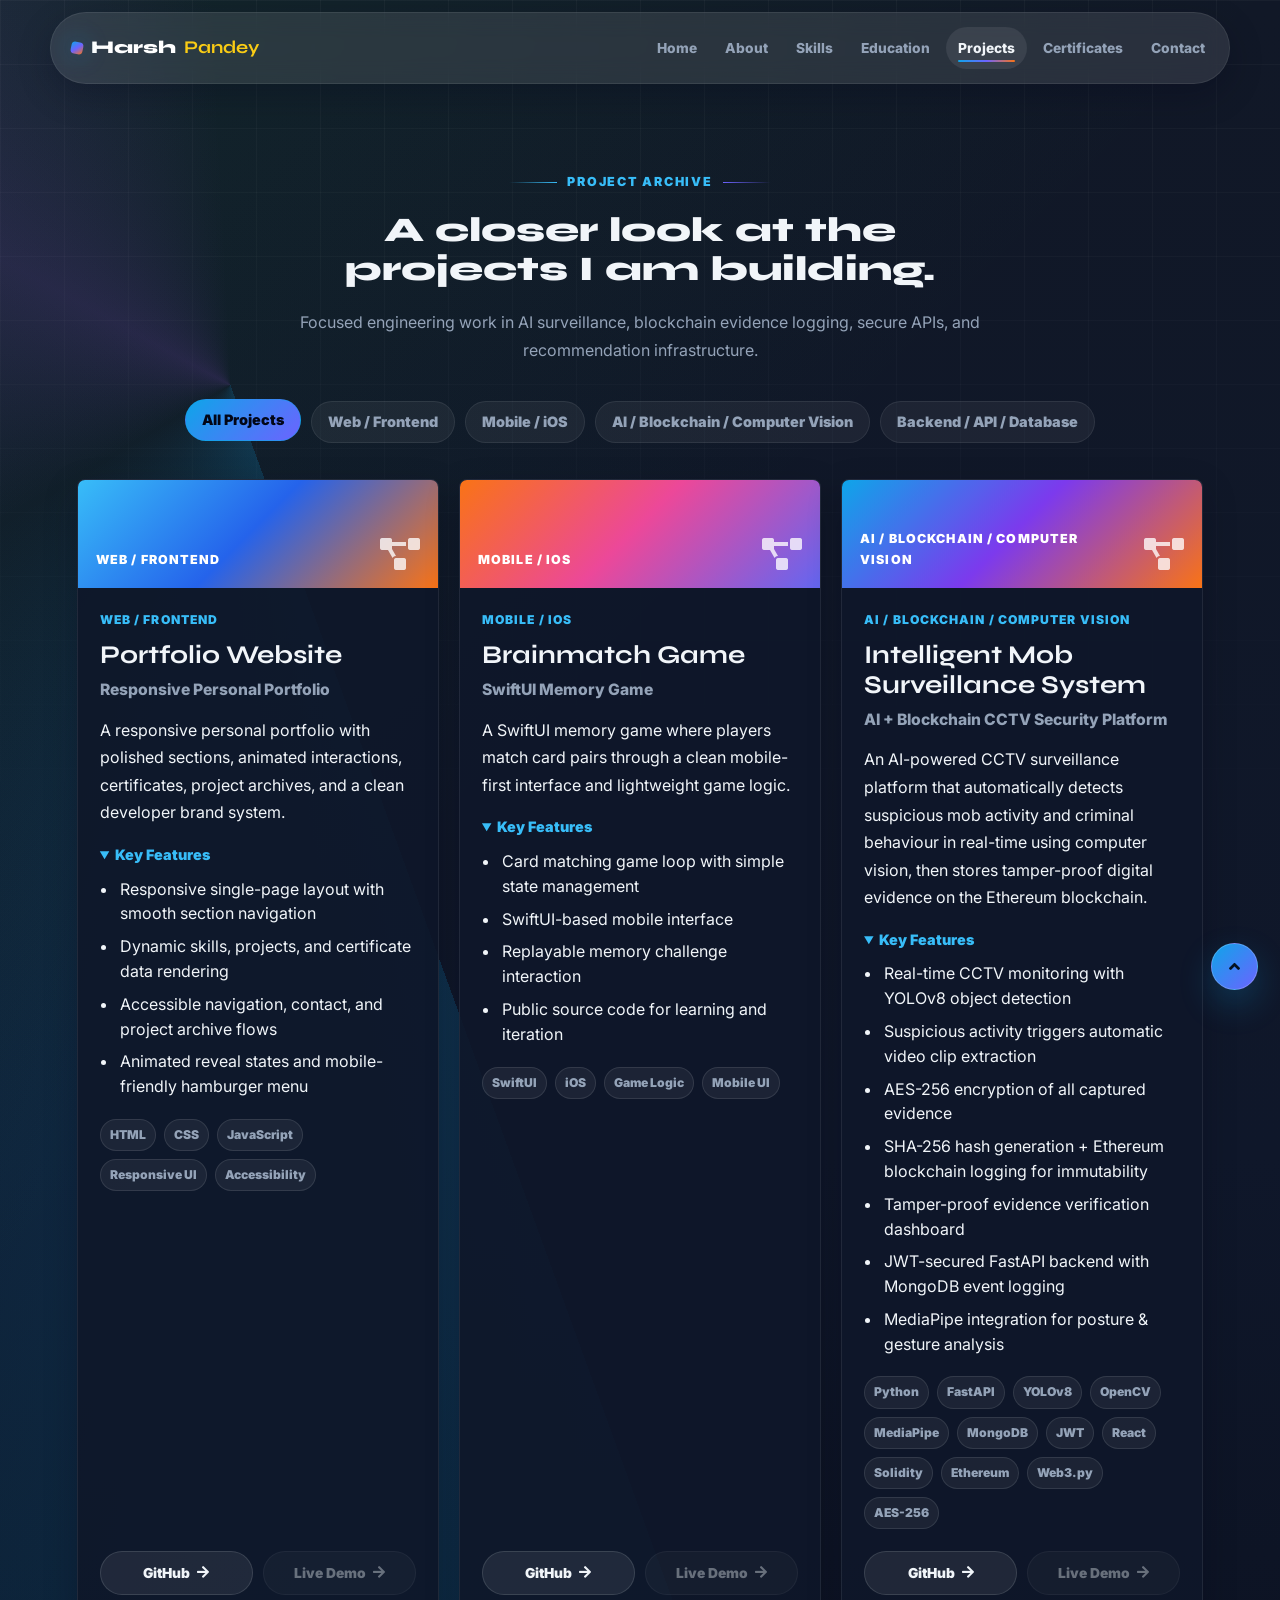
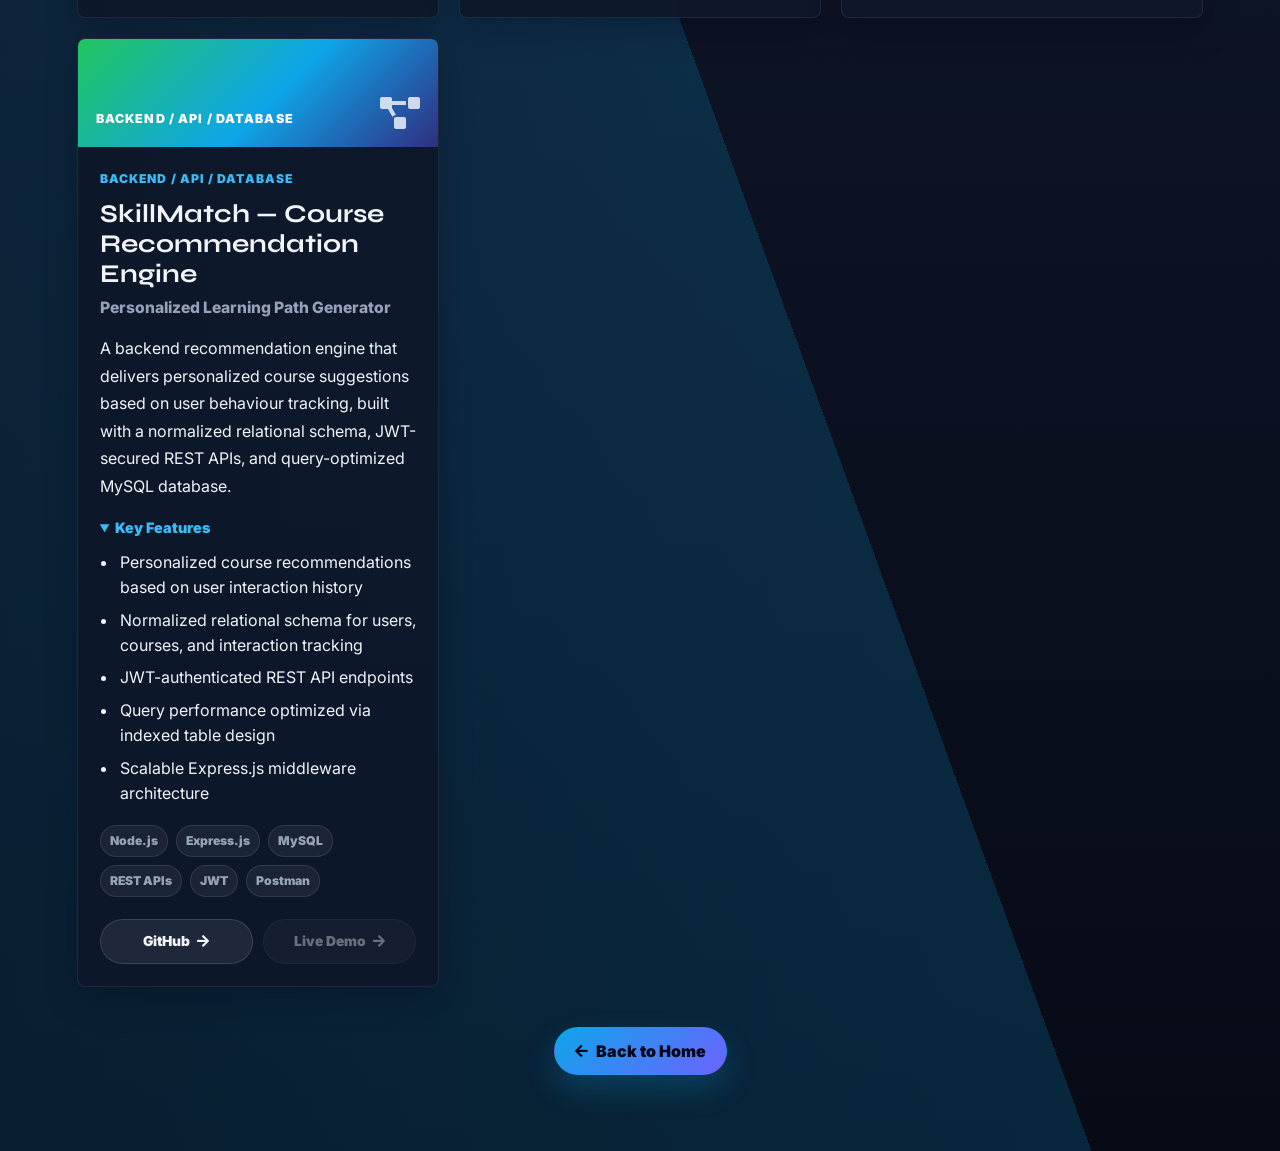
<file: projects/index.html>
<!DOCTYPE html>
<html lang="en">
<head>
    <meta charset="UTF-8">
    <meta http-equiv="X-UA-Compatible" content="IE=edge">
    <meta name="viewport" content="width=device-width, initial-scale=1.0">
    <meta name="description" content="Projects by Harsh Pandey - AI, Blockchain, backend APIs, and database-driven software engineering work.">
    <meta property="og:title" content="Projects | Harsh Pandey Portfolio">
    <meta property="og:image" content="../assets/images/hero.png">
    <link rel="stylesheet" href="../assets/css/style.css">
    <link rel="stylesheet" href="../assets/css/projects.css">
    <link rel="stylesheet" href="../assets/css/responsive.css">
    <link rel="stylesheet" href="https://cdnjs.cloudflare.com/ajax/libs/font-awesome/5.15.3/css/all.min.css" integrity="sha512-iBBXm8fW90+nuLcSKlbmrPcLa0OT92xO1BIsZ+ywDWZCvqsWgccV3gFoRBv0z+8dLJgyAHIhR35VZc2oM/gI1w==" crossorigin="anonymous" referrerpolicy="no-referrer">
    <link id="favicon" rel="shortcut icon" href="../assets/images/favicon.png" type="image/png">
    <title>Projects | Harsh Pandey Portfolio</title>
</head>
<body>

<header>
    <a href="../" class="logo" aria-label="Harsh Pandey home"><span>Harsh</span><strong>Pandey</strong></a>
    <button id="menu" class="fas fa-bars" type="button" aria-label="Open navigation" aria-controls="site-navigation" aria-expanded="false"></button>
    <nav class="navbar" id="site-navigation" aria-label="Primary navigation">
        <ul>
            <li><a href="../#home">Home</a></li>
            <li><a href="../#about">About</a></li>
            <li><a href="../#skills">Skills</a></li>
            <li><a href="../#education">Education</a></li>
            <li><a class="active" href="../#work">Projects</a></li>
            <li><a href="../#certificates">Certificates</a></li>
            <li><a href="../#contact">Contact</a></li>
        </ul>
    </nav>
</header>

<main>
    <section class="projects-archive" id="work">
        <span class="section-label">Project Archive</span>
        <h1 class="heading">A closer look at the projects I am building.</h1>
        <p class="section-sub">Focused engineering work in AI surveillance, blockchain evidence logging, secure APIs, and recommendation infrastructure.</p>
        <div id="filters" class="filter-bar" aria-label="Project filters"></div>
        <div class="box-container" id="projectsContainer"></div>
        <div class="backbtn">
            <a href="../#work" class="btn">
                <i class="fas fa-arrow-left" aria-hidden="true"></i>
                <span>Back to Home</span>
            </a>
        </div>
    </section>
</main>

<a href="#work" aria-label="Scroll to projects" class="fas fa-angle-up" id="scroll-top"></a>

<script src="../data/projects.js" defer></script>
<script src="../assets/js/projects.js" defer></script>

</body>
</html>
</file>
<file: assets/css/style.css>
@import url("https://fonts.googleapis.com/css2?family=Inter:wght@400;500;600;700;800&family=Syne:wght@600;700;800&display=swap");

:root {
  --primary: #6C63FF;
  --secondary: #0EA5E9;
  --bg-dark: #0F172A;
  --bg-card: #1E293B;
  --text-primary: #F1F5F9;
  --text-muted: #94A3B8;
  --border: rgba(255, 255, 255, 0.08);
  --bg-deep: #070B16;
  --surface: rgba(30, 41, 59, 0.78);
  --surface-strong: rgba(15, 23, 42, 0.92);
  --cyan: #38BDF8;
  --green: #22C55E;
  --orange: #F97316;
  --purple: #A855F7;
  --amber: #FACC15;
  --danger: #FB7185;
  --shadow-sm: 0 12px 34px rgba(2, 6, 23, 0.24);
  --shadow-md: 0 24px 60px rgba(2, 6, 23, 0.36);
  --radius-card: 8px;
  --radius-soft: 8px;
  --radius-control: 999px;
  --nav-h: 72px;
  --container: 1180px;
  --content-narrow: 980px;
  --ease: 220ms ease;
  --ease-long: 520ms cubic-bezier(0.22, 1, 0.36, 1);
}

* {
  box-sizing: border-box;
  margin: 0;
  padding: 0;
}

html {
  overflow-x: hidden;
  scroll-behavior: smooth;
  scroll-padding-top: 96px;
}

body {
  min-height: 100vh;
  overflow-x: hidden;
  color: var(--text-primary);
  background:
    conic-gradient(from 160deg at 18% 14%, rgba(14, 165, 233, 0.18), transparent 22%, rgba(168, 85, 247, 0.14), transparent 55%),
    linear-gradient(135deg, rgba(34, 197, 94, 0.08), transparent 32%),
    linear-gradient(180deg, #111827 0%, var(--bg-dark) 42%, var(--bg-deep) 100%);
  font-family: "Inter", system-ui, -apple-system, BlinkMacSystemFont, "Segoe UI", sans-serif;
  font-size: 16px;
  line-height: 1.65;
}

body::before {
  content: "";
  position: fixed;
  inset: 0;
  z-index: -2;
  pointer-events: none;
  background-image:
    linear-gradient(rgba(255, 255, 255, 0.035) 1px, transparent 1px),
    linear-gradient(90deg, rgba(255, 255, 255, 0.035) 1px, transparent 1px);
  background-size: 64px 64px;
  mask-image: linear-gradient(to bottom, #000 0%, rgba(0, 0, 0, 0.28) 78%, transparent 100%);
}

body.menu-lock,
body.modal-lock {
  overflow: hidden;
}

a {
  color: inherit;
  text-decoration: none;
}

button,
input,
textarea {
  font: inherit;
}

button {
  border: 0;
  cursor: pointer;
}

button:disabled {
  cursor: not-allowed;
}

img {
  display: block;
  max-width: 100%;
}

::selection {
  background: var(--secondary);
  color: #020617;
}

html::-webkit-scrollbar {
  width: 10px;
}

html::-webkit-scrollbar-track {
  background: var(--bg-deep);
}

html::-webkit-scrollbar-thumb {
  background: linear-gradient(var(--secondary), var(--primary));
  border-radius: var(--radius-control);
}

#scroll-progress {
  position: fixed;
  top: 0;
  left: 0;
  z-index: 2000;
  width: 0%;
  height: 3px;
  background: linear-gradient(90deg, var(--secondary), var(--primary), var(--orange));
}

header {
  position: sticky;
  top: 12px;
  left: 0;
  z-index: 1000;
  width: min(var(--container), calc(100% - 32px));
  height: var(--nav-h);
  display: flex;
  align-items: center;
  justify-content: space-between;
  margin: 12px auto 0;
  padding: 0 12px 0 20px;
  border: 1px solid var(--border);
  border-radius: var(--radius-control);
  background: rgba(255, 255, 255, 0.1);
  box-shadow: var(--shadow-sm);
  backdrop-filter: blur(12px);
  -webkit-backdrop-filter: blur(12px);
}

.logo {
  display: inline-flex;
  align-items: center;
  gap: 8px;
  color: #fff;
  font-family: "Syne", sans-serif;
  font-size: 1.12rem;
  font-weight: 800;
  letter-spacing: 0;
  white-space: nowrap;
}

.logo::before {
  content: "";
  width: 12px;
  height: 12px;
  border-radius: 4px;
  background: linear-gradient(135deg, var(--secondary), var(--primary), var(--orange));
  box-shadow: 0 0 24px rgba(14, 165, 233, 0.45);
  transform: rotate(12deg);
}

.logo strong {
  color: var(--amber);
}

.navbar ul {
  display: flex;
  align-items: center;
  gap: 4px;
  list-style: none;
}

.navbar a {
  position: relative;
  display: inline-flex;
  align-items: center;
  min-height: 42px;
  padding: 0 12px;
  border-radius: var(--radius-control);
  color: var(--text-muted);
  font-size: 0.86rem;
  font-weight: 800;
  white-space: nowrap;
  transition: color var(--ease), background var(--ease), transform var(--ease);
}

.navbar a::after {
  content: "";
  position: absolute;
  left: 12px;
  right: 12px;
  bottom: 7px;
  height: 2px;
  border-radius: var(--radius-control);
  background: linear-gradient(90deg, var(--secondary), var(--primary), var(--orange));
  transform: scaleX(0);
  transform-origin: left;
  transition: transform var(--ease);
}

.navbar a:hover,
.navbar a.active {
  color: var(--text-primary);
  background: rgba(255, 255, 255, 0.08);
}

.navbar a:hover::after,
.navbar a.active::after {
  transform: scaleX(1);
}

#menu {
  width: 48px;
  height: 48px;
  display: none;
  place-items: center;
  border: 1px solid var(--border);
  border-radius: 50%;
  background: rgba(255, 255, 255, 0.08);
  color: var(--text-primary);
  font-size: 1.15rem;
  transition: background var(--ease), transform var(--ease);
}

#menu:hover {
  background: rgba(14, 165, 233, 0.18);
}

section {
  position: relative;
  padding: 4.75rem clamp(1rem, 6vw, 5.5rem);
}

.section-label,
.eyebrow {
  display: inline-flex;
  align-items: center;
  gap: 10px;
  color: var(--cyan);
  font-size: 0.78rem;
  font-weight: 900;
  letter-spacing: 0.14em;
  text-transform: uppercase;
}

.section-label {
  width: 100%;
  justify-content: center;
  margin-bottom: 18px;
}

.section-label::before,
.section-label::after {
  content: "";
  width: 48px;
  height: 1px;
  background: linear-gradient(90deg, transparent, var(--cyan));
}

.section-label::after {
  background: linear-gradient(90deg, var(--primary), transparent);
}

.heading {
  max-width: 780px;
  margin: 0 auto;
  color: var(--text-primary);
  font-family: "Syne", sans-serif;
  font-size: clamp(1.9rem, 2.7vw, 2.85rem);
  font-weight: 800;
  letter-spacing: 0;
  line-height: 1.14;
  text-align: center;
  text-wrap: balance;
}

.section-sub {
  max-width: 760px;
  margin: 18px auto 0;
  color: var(--text-muted);
  font-size: 1rem;
  line-height: 1.8;
  text-align: center;
}

.btn {
  position: relative;
  isolation: isolate;
  min-height: 48px;
  display: inline-flex;
  align-items: center;
  justify-content: center;
  gap: 8px;
  overflow: hidden;
  padding: 12px 20px;
  border: 1px solid transparent;
  border-radius: var(--radius-control);
  background: linear-gradient(135deg, var(--secondary), var(--primary));
  color: #020617;
  box-shadow: 0 14px 30px rgba(14, 165, 233, 0.22);
  font-weight: 900;
  line-height: 1;
  transition: transform var(--ease), box-shadow var(--ease), background var(--ease), border-color var(--ease);
}

.btn::before {
  content: "";
  position: absolute;
  inset: 1px;
  z-index: -1;
  border-radius: inherit;
  background: linear-gradient(135deg, rgba(255, 255, 255, 0.45), transparent 46%);
  opacity: 0;
  transition: opacity var(--ease);
}

.btn:hover {
  transform: translateY(-3px);
  box-shadow: 0 20px 42px rgba(14, 165, 233, 0.32);
}

.btn:hover::before {
  opacity: 1;
}

.btn i {
  font-size: 0.9rem;
  transition: transform var(--ease);
}

.btn:hover i {
  transform: translateX(3px);
}

.btn-outline {
  border-color: rgba(255, 255, 255, 0.18);
  background: rgba(255, 255, 255, 0.06);
  color: var(--text-primary);
  box-shadow: none;
}

.btn-outline:hover {
  border-color: rgba(14, 165, 233, 0.45);
  background: rgba(14, 165, 233, 0.12);
}

.home {
  min-height: calc(100vh - var(--nav-h));
  display: grid;
  grid-template-columns: minmax(0, 1fr) minmax(280px, 0.78fr);
  align-items: center;
  gap: clamp(2rem, 6vw, 5rem);
  overflow: hidden;
  padding-top: 5.5rem;
}

.home::before {
  content: "";
  position: absolute;
  inset: -12% -6% auto auto;
  width: min(620px, 70vw);
  aspect-ratio: 1;
  z-index: -1;
  background:
    conic-gradient(from 120deg, rgba(14, 165, 233, 0.28), rgba(168, 85, 247, 0.18), rgba(249, 115, 22, 0.16), rgba(34, 197, 94, 0.12), rgba(14, 165, 233, 0.28));
  filter: blur(24px);
  opacity: 0.58;
  transform: skewY(-7deg);
}

.hero-grid {
  position: absolute;
  top: 8rem;
  right: -5rem;
  width: min(520px, 58vw);
  aspect-ratio: 1.2;
  pointer-events: none;
  background:
    linear-gradient(rgba(255, 255, 255, 0.08) 1px, transparent 1px),
    linear-gradient(90deg, rgba(255, 255, 255, 0.08) 1px, transparent 1px);
  background-size: 32px 32px;
  opacity: 0.2;
  transform: perspective(700px) rotateX(58deg) rotateZ(-18deg);
  mask-image: linear-gradient(90deg, transparent, #000 28%, transparent 86%);
}

.home .content,
.home .image {
  position: relative;
  z-index: 1;
}

.home h1 {
  margin-top: 16px;
  color: #fff;
  font-family: "Syne", sans-serif;
  font-size: clamp(3.2rem, 7vw, 6.6rem);
  font-weight: 800;
  letter-spacing: 0;
  line-height: 0.94;
  text-wrap: balance;
}

.hero-copy {
  max-width: 660px;
  margin-top: 22px;
  color: var(--text-primary);
  font-size: clamp(1.15rem, 1.6vw, 1.45rem);
  line-height: 1.72;
  text-wrap: balance;
}

.typing-text {
  color: var(--cyan);
  font-weight: 900;
}

.typing-text::after {
  content: "";
  display: inline-block;
  width: 2px;
  height: 1.1em;
  margin-left: 3px;
  background: currentColor;
  vertical-align: -0.16em;
  animation: blink 850ms steps(2, start) infinite;
}

@keyframes blink {
  50% { opacity: 0; }
}

.hero-summary {
  max-width: 680px;
  margin-top: 18px;
  color: var(--text-muted);
}

.hero-actions {
  display: flex;
  flex-wrap: wrap;
  gap: 12px;
  margin-top: 30px;
}

.hero-highlights {
  width: min(640px, 100%);
  display: grid;
  grid-template-columns: repeat(3, minmax(0, 1fr));
  gap: 12px;
  margin-top: 32px;
}

.hero-highlights span {
  min-height: 80px;
  display: flex;
  flex-direction: column;
  justify-content: center;
  padding: 14px;
  border: 1px solid var(--border);
  border-radius: var(--radius-card);
  background: rgba(255, 255, 255, 0.055);
  color: var(--text-muted);
  font-size: 0.86rem;
  text-align: left;
}

.hero-highlights strong {
  color: var(--text-primary);
  font-size: 1.5rem;
  line-height: 1.1;
}

.socials {
  margin-top: 26px;
}

.social-icons {
  display: flex;
  flex-wrap: wrap;
  gap: 10px;
  list-style: none;
}

.social-icons a,
.share a {
  width: 44px;
  height: 44px;
  display: grid;
  place-items: center;
  border: 1px solid var(--border);
  border-radius: 50%;
  background: rgba(255, 255, 255, 0.06);
  color: var(--text-primary);
  font-size: 1rem;
  transition: transform var(--ease), border-color var(--ease), background var(--ease), color var(--ease);
}

.social-icons a:hover,
.share a:hover {
  transform: translateY(-4px);
  border-color: rgba(14, 165, 233, 0.5);
  color: #020617;
}

.social-icons .linkedin:hover,
.share .linkedin:hover { background: #38BDF8; }
.social-icons .github:hover,
.share .github:hover { background: #F8FAFC; }
.social-icons .envelope:hover,
.share .envelope:hover { background: var(--amber); }

.home .image {
  display: flex;
  justify-content: center;
}

.portrait-card {
  position: relative;
  width: min(380px, 100%);
  aspect-ratio: 0.82;
  padding: 14px;
  border: 1px solid rgba(255, 255, 255, 0.14);
  border-radius: var(--radius-card);
  background:
    linear-gradient(135deg, rgba(14, 165, 233, 0.2), rgba(168, 85, 247, 0.16), rgba(249, 115, 22, 0.12)),
    rgba(255, 255, 255, 0.06);
  box-shadow: var(--shadow-md);
}

.portrait-card img {
  width: 100%;
  height: 100%;
  object-fit: cover;
  border-radius: var(--radius-card);
  filter: saturate(1.05) contrast(1.03);
}

.floating-card {
  position: absolute;
  display: inline-flex;
  align-items: center;
  gap: 8px;
  padding: 10px 12px;
  border: 1px solid var(--border);
  border-radius: var(--radius-control);
  background: rgba(15, 23, 42, 0.9);
  color: var(--text-primary);
  box-shadow: var(--shadow-sm);
  font-size: 0.86rem;
  font-weight: 900;
  backdrop-filter: blur(14px);
}

.floating-card i {
  color: var(--cyan);
}

.floating-card.top {
  top: 10%;
  right: -30px;
}

.floating-card.bottom {
  bottom: 12%;
  left: -30px;
}

.about,
.education,
.certificates,
.footer {
  background: linear-gradient(180deg, rgba(255, 255, 255, 0.024), rgba(255, 255, 255, 0.012));
}

.about .row,
.skills .container,
.education .box-container,
.work .box-container,
.cert-tabs,
.cert-container,
.contact .container,
.footer-inner {
  max-width: var(--container);
  margin-left: auto;
  margin-right: auto;
}

.about .row {
  display: grid;
  grid-template-columns: minmax(240px, 0.74fr) minmax(0, 1.26fr);
  align-items: center;
  gap: clamp(2rem, 5vw, 5rem);
  margin-top: 52px;
}

.about .image {
  position: relative;
}

.about .image img {
  width: min(340px, 100%);
  aspect-ratio: 0.78;
  object-fit: cover;
  border: 1px solid var(--border);
  border-radius: var(--radius-card);
  box-shadow: var(--shadow-md);
}

.about-card {
  padding: clamp(24px, 4vw, 38px);
  border: 1px solid var(--border);
  border-radius: var(--radius-card);
  background: var(--surface);
  box-shadow: var(--shadow-sm);
}

.about .content h3 {
  color: var(--text-primary);
  font-family: "Syne", sans-serif;
  font-size: clamp(1.7rem, 2.8vw, 2.7rem);
  line-height: 1.14;
}

.about .tag {
  display: inline-flex;
  margin-top: 10px;
  padding: 6px 11px;
  border: 1px solid rgba(14, 165, 233, 0.35);
  border-radius: var(--radius-control);
  background: rgba(14, 165, 233, 0.11);
  color: var(--cyan);
  font-size: 0.72rem;
  font-weight: 900;
  letter-spacing: 0.09em;
  text-transform: uppercase;
}

.about .content > p {
  margin-top: 20px;
  color: var(--text-primary);
  line-height: 1.86;
  overflow-wrap: anywhere;
}

.about .box-container {
  display: grid;
  grid-template-columns: repeat(2, minmax(0, 1fr));
  gap: 12px;
  margin-top: 24px;
}

.about .box {
  display: grid;
  gap: 12px;
  padding: 16px;
  border: 1px solid var(--border);
  border-radius: var(--radius-card);
  background: rgba(255, 255, 255, 0.045);
}

.about .box p {
  display: grid;
  gap: 2px;
  color: var(--text-muted);
  font-size: 0.92rem;
  line-height: 1.45;
  overflow-wrap: anywhere;
}

.about .box span {
  color: var(--cyan);
  font-size: 0.72rem;
  font-weight: 900;
  letter-spacing: 0.12em;
  text-transform: uppercase;
}

.resumebtn {
  display: flex;
  flex-wrap: wrap;
  gap: 12px;
  margin-top: 28px;
}

.resumebtn .btn {
  min-width: 168px;
}

.skills .container {
  margin-top: 36px;
}

.skill-tabs {
  display: flex;
  flex-wrap: wrap;
  justify-content: center;
  gap: 10px;
  margin-bottom: 24px;
}

.skill-tab {
  min-height: 42px;
  padding: 0 16px;
  border: 1px solid var(--border);
  border-radius: var(--radius-control);
  background: rgba(255, 255, 255, 0.055);
  color: var(--text-muted);
  font-size: 0.9rem;
  font-weight: 900;
  transition: transform var(--ease), color var(--ease), border-color var(--ease), background var(--ease);
}

.skill-tab:hover,
.skill-tab.active {
  transform: translateY(-2px);
  border-color: color-mix(in srgb, var(--accent), white 18%);
  background: color-mix(in srgb, var(--accent), transparent 84%);
  color: var(--text-primary);
}

#skillsContainer {
  display: grid;
  grid-template-columns: repeat(2, minmax(0, 1fr));
  gap: 18px;
}

.skill-panel {
  display: block;
  min-width: 0;
  padding: 24px;
  border: 1px solid color-mix(in srgb, var(--accent), transparent 72%);
  border-radius: var(--radius-card);
  background:
    linear-gradient(135deg, color-mix(in srgb, var(--accent), transparent 88%), rgba(255, 255, 255, 0.035)),
    var(--surface);
  box-shadow: var(--shadow-sm);
}

.skill-panel.active {
  border-color: color-mix(in srgb, var(--accent), white 18%);
  box-shadow: 0 16px 42px color-mix(in srgb, var(--accent), transparent 88%);
}

.skill-panel-head {
  display: flex;
  align-items: center;
  justify-content: space-between;
  gap: 16px;
  margin-bottom: 18px;
}

.skill-panel h3 {
  color: var(--text-primary);
  font-family: "Syne", sans-serif;
  font-size: 1.18rem;
  letter-spacing: 0;
}

.skill-panel-head span {
  color: color-mix(in srgb, var(--accent), white 18%);
  font-size: 0.82rem;
  font-weight: 900;
}

.skill-chip-grid {
  display: grid;
  grid-template-columns: repeat(auto-fit, minmax(150px, 1fr));
  gap: 12px;
}

.skill-chip {
  min-height: 48px;
  display: inline-flex;
  align-items: center;
  gap: 9px;
  padding: 8px 13px 8px 9px;
  border: 1px solid rgba(255, 255, 255, 0.1);
  min-width: 0;
  border-radius: var(--radius-card);
  background: rgba(255, 255, 255, 0.06);
  color: var(--text-primary);
  font-size: 0.94rem;
  font-weight: 800;
  transition: transform var(--ease), box-shadow var(--ease), border-color var(--ease), background var(--ease);
}

.skill-chip > span:last-child {
  min-width: 0;
  overflow-wrap: anywhere;
}

.skill-chip:hover {
  transform: translateY(-3px) scale(1.02);
  border-color: color-mix(in srgb, var(--accent), white 18%);
  background: color-mix(in srgb, var(--accent), transparent 86%);
  box-shadow: 0 12px 30px color-mix(in srgb, var(--accent), transparent 82%);
}

.skill-icon {
  width: 28px;
  height: 28px;
  display: grid;
  flex: 0 0 auto;
  place-items: center;
  border-radius: 50%;
  background: rgba(255, 255, 255, 0.92);
  color: #0f172a;
  font-size: 0.78rem;
  font-weight: 900;
}

.skill-icon img {
  width: 19px;
  height: 19px;
  object-fit: contain;
}

.education .qoute {
  max-width: 660px;
  margin: 18px auto 0;
  color: var(--text-muted);
  font-style: italic;
  text-align: center;
}

.education .box-container {
  position: relative;
  display: grid;
  gap: 18px;
  width: min(var(--content-narrow), 100%);
  margin-top: 44px;
}

.education .box-container::before {
  content: "";
  position: absolute;
  top: 20px;
  bottom: 20px;
  left: 24px;
  width: 2px;
  background: linear-gradient(var(--secondary), var(--primary), var(--orange));
}

.education-card {
  position: relative;
  display: grid;
  grid-template-columns: 150px minmax(0, 1fr);
  gap: 20px;
  margin-left: 60px;
  padding: 14px;
  border: 1px solid var(--border);
  border-radius: var(--radius-card);
  background: var(--surface);
  box-shadow: var(--shadow-sm);
  transition: transform var(--ease), border-color var(--ease), box-shadow var(--ease);
}

.education-card::before {
  content: "";
  position: absolute;
  top: 26px;
  left: -43px;
  width: 15px;
  height: 15px;
  border: 3px solid var(--bg-dark);
  border-radius: 50%;
  background: var(--secondary);
  box-shadow: 0 0 0 8px rgba(14, 165, 233, 0.12);
}

.education-card:hover {
  transform: translateY(-4px);
  border-color: rgba(14, 165, 233, 0.34);
  box-shadow: var(--shadow-md);
}

.education-card .image {
  overflow: hidden;
  min-height: 128px;
  border-radius: var(--radius-card);
}

.education-card img {
  width: 100%;
  height: 100%;
  object-fit: cover;
  transition: transform var(--ease-long);
}

.education-card:hover img {
  transform: scale(1.04);
}

.education-card .content {
  display: flex;
  flex-direction: column;
  justify-content: center;
}

.education h3 {
  color: var(--text-primary);
  font-family: "Syne", sans-serif;
  font-size: 1.25rem;
  line-height: 1.25;
}

.education p {
  margin-top: 7px;
  color: var(--text-muted);
}

.education h4 {
  margin-top: 8px;
  color: var(--amber);
  font-size: 0.92rem;
}

.work .box-container,
.project-grid {
  display: grid;
  grid-template-columns: repeat(2, minmax(0, 1fr));
  gap: 20px;
  width: min(var(--content-narrow), 100%);
  margin-top: 44px;
}

.project-card {
  position: relative;
  min-width: 0;
  min-height: 100%;
  display: flex;
  flex-direction: column;
  overflow: hidden;
  border: 1px solid var(--border);
  border-radius: var(--radius-card);
  background: var(--surface-strong);
  box-shadow: var(--shadow-sm);
  transition: transform var(--ease), border-color var(--ease), box-shadow var(--ease);
}

.project-card:hover {
  transform: translateY(-6px);
  border-color: rgba(14, 165, 233, 0.36);
  box-shadow: var(--shadow-md);
}

.project-card.hidden {
  display: none;
}

.project-banner {
  min-height: 108px;
  display: flex;
  align-items: flex-end;
  justify-content: space-between;
  gap: 18px;
  padding: 18px;
  background: var(--project-gradient);
}

.project-banner span {
  max-width: 18rem;
  color: #fff;
  font-size: 0.78rem;
  font-weight: 900;
  letter-spacing: 0.09em;
  text-transform: uppercase;
}

.project-banner i {
  color: rgba(255, 255, 255, 0.78);
  font-size: 2rem;
}

.project-body {
  display: flex;
  flex: 1;
  flex-direction: column;
  padding: 22px;
}

.project-kicker {
  margin-bottom: 10px;
  color: var(--cyan);
  font-size: 0.76rem;
  font-weight: 900;
  letter-spacing: 0.09em;
  text-transform: uppercase;
}

.project-body h3,
.project-body h2 {
  color: var(--text-primary);
  font-family: "Syne", sans-serif;
  font-size: clamp(1.34rem, 2vw, 1.72rem);
  line-height: 1.16;
}

.project-body h4,
.project-body h3 + h3 {
  margin-top: 7px;
  color: var(--text-muted);
  font-size: 0.98rem;
  font-weight: 800;
}

.project-description {
  display: -webkit-box;
  min-height: 5rem;
  margin-top: 14px;
  overflow: hidden;
  color: var(--text-primary);
  line-height: 1.72;
  -webkit-box-orient: vertical;
  -webkit-line-clamp: 3;
}

.project-details {
  margin-top: 16px;
  color: var(--text-muted);
}

.project-details summary {
  width: fit-content;
  color: var(--cyan);
  font-size: 0.9rem;
  font-weight: 900;
  cursor: pointer;
}

.project-details ul {
  display: grid;
  gap: 8px;
  margin-top: 10px;
  padding-left: 18px;
}

.project-details li {
  padding-left: 2px;
  line-height: 1.55;
}

.tech-stack {
  display: flex;
  flex-wrap: wrap;
  gap: 8px;
  margin: 20px 0 22px;
}

.tech-stack span {
  padding: 5px 9px;
  border: 1px solid rgba(255, 255, 255, 0.1);
  border-radius: var(--radius-control);
  background: rgba(255, 255, 255, 0.06);
  color: var(--text-muted);
  font-size: 0.76rem;
  font-weight: 900;
}

.project-actions {
  display: flex;
  flex-wrap: nowrap;
  gap: 10px;
  margin-top: auto;
}

.project-cta {
  flex: 1 1 0;
  min-width: 0;
  min-height: 42px;
  display: inline-flex;
  align-items: center;
  justify-content: center;
  gap: 7px;
  padding: 10px 14px;
  border: 1px solid rgba(255, 255, 255, 0.12);
  border-radius: var(--radius-control);
  background: rgba(255, 255, 255, 0.075);
  color: var(--text-primary);
  font-size: 0.86rem;
  font-weight: 900;
  transition: transform var(--ease), background var(--ease), color var(--ease), border-color var(--ease);
}

.project-cta:hover {
  transform: translateY(-2px);
  border-color: rgba(14, 165, 233, 0.42);
  background: linear-gradient(135deg, var(--secondary), var(--primary));
  color: #020617;
}

.project-cta.disabled {
  opacity: 0.55;
  filter: grayscale(0.4);
}

.project-cta.disabled:hover {
  transform: none;
  border-color: rgba(255, 255, 255, 0.12);
  background: rgba(255, 255, 255, 0.075);
  color: var(--text-primary);
}

.btn-disabled {
  opacity: 0.4;
  cursor: not-allowed;
  position: relative;
}

.btn-disabled:hover::after {
  content: attr(title);
  position: absolute;
  bottom: 120%;
  left: 50%;
  transform: translateX(-50%);
  background: #1e293b;
  color: #94a3b8;
  padding: 4px 10px;
  border-radius: 6px;
  font-size: 12px;
  white-space: nowrap;
  z-index: 5;
}

.viewall,
.backbtn {
  display: flex;
  justify-content: center;
  margin-top: 40px;
}

.contact .container {
  margin-top: 36px;
}

.contact-shell {
  overflow: hidden;
  border: 1px solid var(--border);
  border-radius: var(--radius-card);
  background:
    linear-gradient(135deg, rgba(14, 165, 233, 0.08), transparent 42%),
    var(--surface-strong);
  box-shadow: var(--shadow-md);
}

.contact .content {
  display: grid;
  grid-template-columns: minmax(280px, 0.9fr) minmax(0, 1.1fr);
}

.contact-panel {
  position: relative;
  padding: clamp(26px, 4vw, 44px);
  border-right: 1px solid var(--border);
  background:
    linear-gradient(135deg, rgba(14, 165, 233, 0.14), transparent 46%),
    linear-gradient(230deg, rgba(168, 85, 247, 0.16), transparent 52%),
    rgba(255, 255, 255, 0.04);
}

.contact-panel h3 {
  margin-top: 16px;
  color: var(--text-primary);
  font-family: "Syne", sans-serif;
  font-size: clamp(1.65rem, 2.6vw, 2.45rem);
  line-height: 1.12;
  text-wrap: balance;
}

.contact-panel p {
  margin-top: 16px;
  color: var(--text-muted);
}

.contact-meta {
  display: grid;
  gap: 10px;
  margin-top: 22px;
}

.contact-meta span {
  display: inline-flex;
  align-items: center;
  gap: 9px;
  width: fit-content;
  padding: 8px 11px;
  border: 1px solid rgba(255, 255, 255, 0.1);
  border-radius: var(--radius-control);
  background: rgba(255, 255, 255, 0.055);
  color: var(--text-primary);
  font-size: 0.86rem;
  font-weight: 800;
}

.contact-meta i {
  color: var(--cyan);
}

.contact-panel a {
  display: flex;
  align-items: center;
  gap: 10px;
  margin-top: 14px;
  color: var(--text-primary);
  font-weight: 900;
  overflow-wrap: anywhere;
}

.contact-panel a:first-of-type {
  margin-top: 24px;
}

.contact-panel a i {
  width: 38px;
  height: 38px;
  display: grid;
  flex: 0 0 auto;
  place-items: center;
  border: 1px solid var(--border);
  border-radius: 50%;
  color: var(--cyan);
  background: rgba(255, 255, 255, 0.06);
}

.contact form {
  padding: clamp(24px, 4vw, 44px);
}

.form-honey {
  position: absolute;
  left: -9999px;
  opacity: 0;
  pointer-events: none;
}

.form-group {
  display: grid;
  grid-template-columns: repeat(2, minmax(0, 1fr));
  gap: 14px;
}

.field,
.message {
  position: relative;
}

.message {
  grid-column: 1 / -1;
}

.field label,
.message label {
  display: block;
  margin-bottom: 8px;
  color: var(--text-primary);
  font-size: 0.86rem;
  font-weight: 900;
  line-height: 1.2;
}

.field i,
.message i {
  position: absolute;
  left: 15px;
  top: 52px;
  color: var(--text-muted);
  pointer-events: none;
}

.message i {
  top: 41px;
}

.field input,
.message textarea {
  width: 100%;
  border: 1px solid var(--border);
  border-radius: var(--radius-card);
  background: rgba(255, 255, 255, 0.055);
  color: var(--text-primary);
  font-size: 1rem;
  line-height: 1.45;
  transition: border-color var(--ease), box-shadow var(--ease), background var(--ease);
}

.field input {
  min-height: 54px;
  padding: 0 15px 0 46px;
}

.message textarea {
  min-height: 150px;
  resize: vertical;
  padding: 16px 15px 16px 46px;
}

.field input::placeholder,
.message textarea::placeholder {
  color: #8EA0B8;
}

.field input:focus,
.message textarea:focus {
  border-color: rgba(14, 165, 233, 0.48);
  background: rgba(14, 165, 233, 0.07);
  box-shadow: 0 0 0 4px rgba(14, 165, 233, 0.1);
  outline: 0;
}

.button-area {
  display: flex;
  align-items: center;
  justify-content: space-between;
  gap: 16px;
  margin-top: 18px;
}

.button-area button {
  min-height: 50px;
  display: inline-flex;
  align-items: center;
  justify-content: center;
  gap: 8px;
  padding: 12px 20px;
  border-radius: var(--radius-control);
  background: linear-gradient(135deg, var(--orange), var(--amber));
  color: #1E1B4B;
  box-shadow: 0 14px 30px rgba(249, 115, 22, 0.2);
  font-weight: 900;
  transition: transform var(--ease), box-shadow var(--ease), opacity var(--ease);
}

.button-area button:hover {
  transform: translateY(-3px);
  box-shadow: 0 20px 40px rgba(249, 115, 22, 0.28);
}

.button-area button:disabled {
  opacity: 0.72;
}

.form-status {
  flex: 1;
  min-height: 1.4em;
  color: var(--text-muted);
  font-size: 0.9rem;
  line-height: 1.45;
}

.form-status.success {
  color: var(--green);
}

.form-status.error {
  color: var(--danger);
}

.footer {
  padding: 24px clamp(1rem, 6vw, 5.5rem) 16px;
  border-top: 1px solid var(--border);
}

.footer-inner {
  max-width: var(--container);
  display: grid;
  grid-template-columns: minmax(220px, 0.9fr) minmax(300px, 1.15fr) minmax(220px, 0.95fr);
  align-items: center;
  gap: 22px;
  margin: 0 auto;
}

.footer-brand h3 {
  color: var(--text-primary);
  font-family: "Syne", sans-serif;
  font-size: 1.08rem;
}

.footer-brand p {
  max-width: 360px;
  margin-top: 6px;
  color: var(--text-muted);
  font-size: 0.88rem;
  line-height: 1.55;
  overflow-wrap: anywhere;
}

.footer-links {
  display: flex;
  flex-wrap: wrap;
  justify-content: center;
  gap: 8px;
}

.footer-links a {
  min-height: 34px;
  display: inline-flex;
  align-items: center;
  padding: 0 11px;
  border: 1px solid transparent;
  border-radius: var(--radius-control);
  color: var(--text-muted);
  font-size: 0.86rem;
  font-weight: 800;
  transition: color var(--ease), border-color var(--ease), background var(--ease);
}

.footer-links a:hover {
  border-color: rgba(14, 165, 233, 0.3);
  background: rgba(14, 165, 233, 0.08);
  color: var(--text-primary);
}

.footer-contact {
  display: flex;
  align-items: center;
  justify-content: flex-end;
  gap: 12px;
  min-width: 0;
}

.footer-contact > a {
  min-width: 0;
  color: var(--text-muted);
  font-size: 0.9rem;
  font-weight: 800;
  overflow-wrap: anywhere;
}

.footer-contact > a i {
  color: var(--cyan);
}

.share {
  display: flex;
  flex-wrap: wrap;
  gap: 9px;
  flex: 0 0 auto;
}

.footer .share a {
  width: 38px;
  height: 38px;
  font-size: 0.92rem;
}

.credit {
  max-width: var(--container);
  margin: 14px auto 0;
  padding-top: 12px;
  border-top: 1px solid var(--border);
  color: var(--text-muted);
  font-size: 0.84rem;
  text-align: center;
}

#scroll-top {
  position: fixed;
  right: 22px;
  bottom: -90px;
  z-index: 998;
  width: 47px;
  height: 47px;
  display: grid;
  place-items: center;
  border: 1px solid rgba(255, 255, 255, 0.2);
  border-radius: 50%;
  background: linear-gradient(135deg, var(--secondary), var(--primary));
  color: #04111F;
  font-size: 1.1rem;
  box-shadow: 0 14px 34px rgba(14, 165, 233, 0.24);
  transition: bottom var(--ease-long), transform var(--ease);
}

#scroll-top.active {
  bottom: 24px;
}

#scroll-top:hover {
  transform: translateY(-4px);
}

a:focus-visible,
button:focus-visible,
input:focus-visible,
textarea:focus-visible {
  outline: 3px solid rgba(14, 165, 233, 0.44);
  outline-offset: 3px;
}

.reveal-item {
  opacity: 0;
  transform: translateY(30px);
  transition:
    opacity 500ms ease var(--reveal-delay, 0ms),
    transform 500ms ease var(--reveal-delay, 0ms);
}

.reveal-item.is-visible {
  opacity: 1;
  transform: translateY(0);
}

@media (prefers-reduced-motion: reduce) {
  *,
  *::before,
  *::after {
    animation-duration: 0.001ms !important;
    animation-iteration-count: 1 !important;
    scroll-behavior: auto !important;
    transition-duration: 0.001ms !important;
  }

  .reveal-item {
    opacity: 1 !important;
    transform: none !important;
  }
}
</file>
<file: assets/css/projects.css>
.projects-archive {
  min-height: calc(100vh - var(--nav-h));
  padding-top: 5rem;
}

.projects-archive .box-container {
  display: grid;
  grid-template-columns: repeat(3, minmax(0, 1fr));
  gap: 20px;
  margin-top: 36px;
}

.filter-bar {
  max-width: var(--container);
  display: flex;
  flex-wrap: wrap;
  justify-content: center;
  gap: 10px;
  margin: 36px auto 0;
}

.filter-btn {
  min-height: 42px;
  padding: 0 16px;
  border: 1px solid var(--border);
  border-radius: var(--radius-control);
  background: rgba(255, 255, 255, 0.055);
  color: var(--text-muted);
  font-size: 0.9rem;
  font-weight: 900;
  transition: transform var(--ease), border-color var(--ease), background var(--ease), color var(--ease);
}

.filter-btn:hover,
.filter-btn.active {
  transform: translateY(-2px);
  border-color: rgba(14, 165, 233, 0.45);
  background: linear-gradient(135deg, var(--secondary), var(--primary));
  color: #020617;
}

.projects-archive .project-description {
  display: block;
  min-height: auto;
  -webkit-line-clamp: unset;
}

.projects-archive .project-details {
  color: var(--text-primary);
}

.btn-disabled {
  opacity: 0.4;
  cursor: not-allowed;
  position: relative;
}

.btn-disabled:hover::after {
  content: attr(title);
  position: absolute;
  bottom: 120%;
  left: 50%;
  transform: translateX(-50%);
  background: #1e293b;
  color: #94a3b8;
  padding: 4px 10px;
  border-radius: 6px;
  font-size: 12px;
  white-space: nowrap;
}
</file>
<file: assets/css/responsive.css>
@media (max-width: 1120px) {
  header {
    width: calc(100% - 24px);
  }

  .navbar a {
    padding-inline: 9px;
    font-size: 0.82rem;
  }

  .projects-archive .box-container,
  #skillsContainer,
  .cert-container {
    grid-template-columns: repeat(2, minmax(0, 1fr));
  }
}

@media (max-width: 960px) {
  #menu {
    display: grid;
  }

  .navbar {
    position: fixed;
    top: 86px;
    right: -120%;
    width: min(360px, calc(100vw - 24px));
    padding: 12px;
    border: 1px solid var(--border);
    border-radius: var(--radius-card);
    background: rgba(15, 23, 42, 0.96);
    box-shadow: var(--shadow-md);
    backdrop-filter: blur(18px);
    -webkit-backdrop-filter: blur(18px);
    transition: right var(--ease-long);
  }

  .navbar.nav-open {
    right: 12px;
  }

  .navbar ul {
    flex-direction: column;
    align-items: stretch;
    gap: 4px;
  }

  .navbar a {
    justify-content: space-between;
    min-height: 48px;
    padding: 0 14px;
    font-size: 0.98rem;
  }

  .navbar a::after {
    display: none;
  }

  .home,
  .about .row,
  .contact .content {
    grid-template-columns: 1fr;
  }

  .home {
    min-height: auto;
    padding-top: 4rem;
    gap: 2.5rem;
  }

  .home .image {
    order: -1;
  }

  .portrait-card {
    width: min(330px, 88vw);
  }

  .about .image {
    display: flex;
    justify-content: center;
  }

  .contact-panel {
    border-right: 0;
    border-bottom: 1px solid var(--border);
  }

  .footer-inner {
    grid-template-columns: 1fr;
    align-items: flex-start;
    gap: 16px;
  }

  .footer-links {
    justify-content: flex-start;
  }

  .footer-contact {
    justify-content: flex-start;
  }
}

@media (max-width: 760px) {
  section {
    padding: 3.75rem 5vw;
  }

  .heading {
    font-size: clamp(1.75rem, 7vw, 2.45rem);
    line-height: 1.16;
  }

  .section-label::before,
  .section-label::after {
    width: 32px;
  }

  .home h1 {
    font-size: clamp(3rem, 14vw, 4.8rem);
  }

  .hero-highlights,
  .about .box-container,
  #skillsContainer,
  .form-group,
  .work .box-container,
  .projects-archive .box-container,
  .project-grid,
  .cert-container {
    grid-template-columns: 1fr;
  }

  .hero-highlights {
    display: none;
  }

  .hero-actions .btn,
  .resumebtn .btn,
  .project-actions,
  .project-cta,
  .button-area,
  .button-area button {
    width: 100%;
  }

  .button-area {
    flex-direction: column-reverse;
    align-items: stretch;
  }

  .form-status {
    min-height: auto;
  }

  .footer {
    padding-top: 24px;
  }

  .footer-contact {
    flex-direction: column;
    align-items: flex-start;
    gap: 10px;
  }

  .floating-card {
    display: none;
  }

  .skill-tabs,
  .cert-tabs,
  .filter-bar {
    justify-content: flex-start;
    flex-wrap: nowrap;
    overflow-x: auto;
    padding-bottom: 8px;
    scrollbar-width: none;
  }

  .skill-tabs::-webkit-scrollbar,
  .cert-tabs::-webkit-scrollbar,
  .filter-bar::-webkit-scrollbar {
    display: none;
  }

  .skill-tab,
  .cert-tab,
  .filter-btn {
    white-space: nowrap;
  }

  .skill-panel {
    padding: 18px;
  }

  .skill-panel-head {
    align-items: flex-start;
    flex-direction: column;
  }

  .skill-chip {
    max-width: 100%;
  }

  .skill-chip-grid {
    grid-template-columns: 1fr;
  }

  .education .box-container::before {
    left: 12px;
  }

  .education-card {
    grid-template-columns: 1fr;
    margin-left: 36px;
  }

  .education-card::before {
    left: -32px;
  }

  .education-card .image {
    min-height: 156px;
  }

  .project-banner {
    min-height: 104px;
  }

  .project-actions {
    flex-wrap: wrap;
  }

  .cert-info p span {
    float: none;
    display: block;
    margin-top: 2px;
  }

  .modal-header {
    grid-template-columns: 1fr;
  }

  .modal-actions {
    flex-wrap: wrap;
  }
}

@media (max-width: 480px) {
  header {
    top: 8px;
    width: calc(100% - 16px);
    height: 64px;
    padding-left: 14px;
  }

  .logo {
    font-size: 1rem;
  }

  .home {
    padding-top: 3rem;
  }

  .heading {
    font-size: clamp(1.65rem, 7.2vw, 2.15rem);
  }

  .home h1 {
    font-size: clamp(2.65rem, 13vw, 4.1rem);
  }

  .section-sub {
    font-size: 0.96rem;
  }

  .hero-grid {
    display: none;
  }

  .portrait-card {
    width: min(292px, 90vw);
  }

  .contact-meta span,
  .contact-panel a {
    width: 100%;
  }

  .about-card,
  .contact form,
  .contact-panel {
    padding: 22px;
  }

  .footer-links {
    gap: 6px;
  }

  .cert-preview {
    height: 174px;
  }

  #scroll-top {
    right: 14px;
  }
}
</file>
